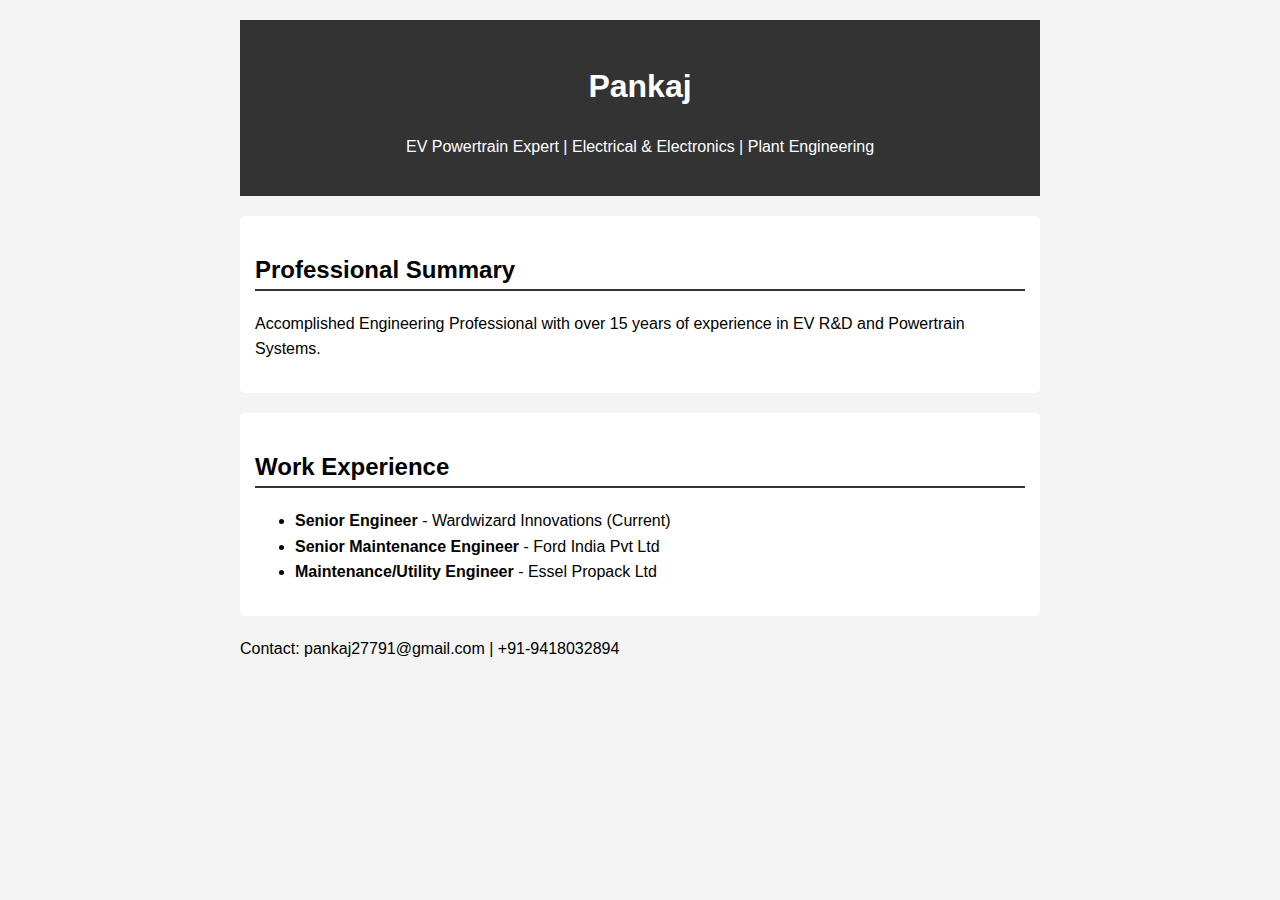
<file: index.htm>
<!DOCTYPE html>
<html lang="en">
<head>
    <meta charset="UTF-8">
    <meta name="viewport" content="width=device-width, initial-scale=1.0">
    <title>Pankaj - EV Powertrain Expert</title>
    <link rel="stylesheet" href="style.css">
</head>
<body>
    <header>
        <h1>Pankaj</h1>
        <p>EV Powertrain Expert | Electrical & Electronics | Plant Engineering</p>
    </header>
    <section id="summary">
        <h2>Professional Summary</h2>
        <p>Accomplished Engineering Professional with over 15 years of experience in EV R&D and Powertrain Systems.</p>
    </section>
    <section id="experience">
        <h2>Work Experience</h2>
        <ul>
            <li><strong>Senior Engineer</strong> - Wardwizard Innovations (Current)</li>
            <li><strong>Senior Maintenance Engineer</strong> - Ford India Pvt Ltd</li>
            <li><strong>Maintenance/Utility Engineer</strong> - Essel Propack Ltd</li>
        </ul>
    </section>
    <footer>
        <p>Contact: pankaj27791@gmail.com | +91-9418032894</p>
    </footer>
</body>
</html>
</file>
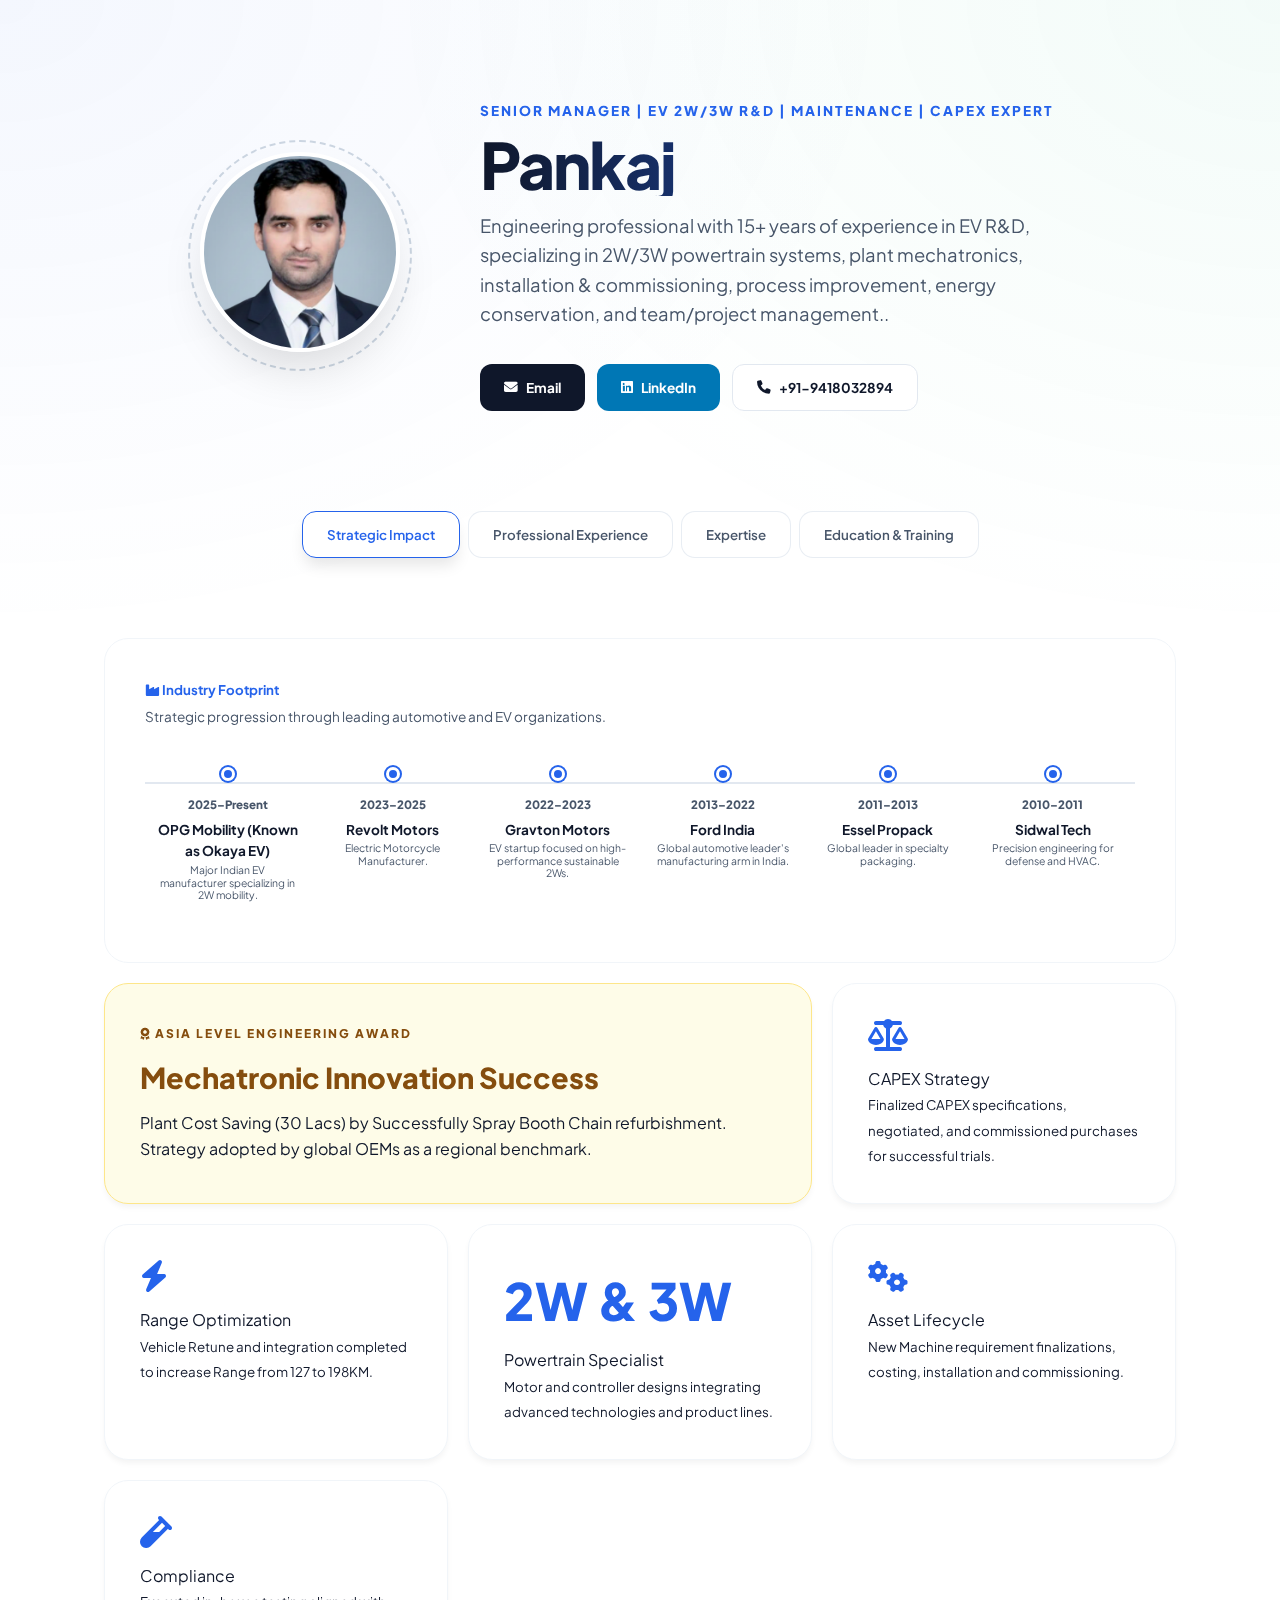
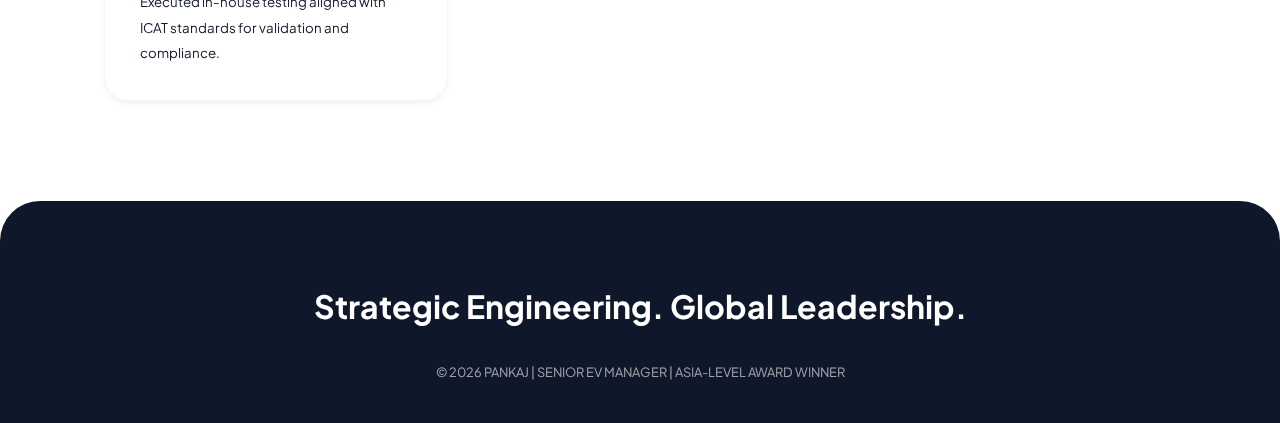
<file: pankaj Fianal without CV/index.html>
<!DOCTYPE html>
<html lang="en">
<head>
    <meta charset="UTF-8">
    <meta name="viewport" content="width=device-width, initial-scale=1.0">
    <title>Pankaj | Senior EV Engineering & CAPEX Leader</title>
    <link rel="stylesheet" href="https://cdnjs.cloudflare.com/ajax/libs/font-awesome/6.4.0/css/all.min.css">
    <link href="https://fonts.googleapis.com/css2?family=Plus+Jakarta+Sans:wght@300;400;500;600;700;800&display=swap" rel="stylesheet">
    <style>
        :root {
            --primary: #2563eb;
            --primary-dark: #1e40af;
            --bg-light: #f8fafc;
            --card-bg: #ffffff;
            --text-main: #0f172a;
            --text-muted: #475569;
            --accent-gold: #854d0e;
            --accent-gold-light: #fefce8;
            --success: #059669;
        }

        * { margin: 0; padding: 0; box-sizing: border-box; font-family: 'Plus Jakarta Sans', sans-serif; }
        
        body { background: #ffffff; color: var(--text-main); line-height: 1.6; overflow-x: hidden; }

        .mesh-bg {
            position: fixed; top: 0; left: 0; width: 100%; height: 100%; z-index: -1;
            background-image: 
                radial-gradient(at 0% 0%, rgba(37, 99, 235, 0.05) 0px, transparent 50%),
                radial-gradient(at 100% 0%, rgba(16, 185, 129, 0.05) 0px, transparent 50%);
        }

        .hero-section { padding: 100px 8% 120px; display: flex; align-items: center; justify-content: center; }
        .hero-container { max-width: 1200px; display: flex; align-items: center; gap: 80px; }

        .hero-img-wrapper { position: relative; flex-shrink: 0; }
        .hero-img {
            width: 200px; height: 200px; object-fit: cover; border-radius: 50%;
            border: 4px solid white; box-shadow: 0 25px 50px -12px rgba(0, 0, 0, 0.15);
            z-index: 2; position: relative;
        }

        .hero-img-wrapper::after {
            content: ''; position: absolute; top: -12px; left: -12px; right: -12px; bottom: -12px;
            border: 2px dashed #cbd5e1; border-radius: 50%; animation: rotate 20s linear infinite;
        }

        @keyframes rotate { from { transform: rotate(0deg); } to { transform: rotate(360deg); } }

        .hero-text h1 {
            font-size: 4rem; font-weight: 800; line-height: 1; margin-bottom: 15px;
            letter-spacing: -2px; background: linear-gradient(to right, #0f172a, #2563eb);
            -webkit-background-clip: text; -webkit-text-fill-color: transparent;
        }

        .role-tag { text-transform: uppercase; letter-spacing: 2px; color: var(--primary); font-weight: 800; font-size: 0.85rem; margin-bottom: 10px; display: block; }
        .hero-text p { font-size: 1.15rem; color: var(--text-muted); max-width: 600px; margin-bottom: 35px; }

        .contact-group { display: flex; gap: 12px; flex-wrap: wrap; }
        .contact-btn {
            text-decoration: none; padding: 12px 24px; border-radius: 12px; font-weight: 700;
            font-size: 0.85rem; display: flex; align-items: center; gap: 8px; transition: all 0.2s ease;
        }
        .btn-email { background: var(--text-main); color: white; }
        .btn-linkedin { background: #0077b5; color: white; }
        .btn-phone { background: white; color: var(--text-main); border: 1px solid #e2e8f0; }

        .tabs-nav { display: flex; justify-content: center; gap: 8px; margin-top: -30px; padding: 10px; position: sticky; top: 20px; z-index: 100; }
        .tab-button {
            background: rgba(255, 255, 255, 0.85); backdrop-filter: blur(12px); border: 1px solid rgba(226, 232, 240, 0.8);
            padding: 14px 24px; border-radius: 14px; font-weight: 600; color: var(--text-muted); cursor: pointer; transition: all 0.3s ease;
        }
        .tab-button.active { background: white; color: var(--primary); border-color: var(--primary); box-shadow: 0 10px 15px -3px rgba(0, 0, 0, 0.1); }

        .content-section { max-width: 1200px; margin: 60px auto; padding: 0 5%; }
        .tab-panel { display: none; animation: fadeIn 0.4s ease; }
        .tab-panel.active { display: block; }

        @keyframes fadeIn { from { opacity: 0; transform: translateY(10px); } to { opacity: 1; transform: translateY(0); } }

        .bento-grid { display: grid; grid-template-columns: repeat(3, 1fr); gap: 20px; }
        .card { background: white; padding: 35px; border-radius: 24px; border: 1px solid #f1f5f9; box-shadow: 0 4px 6px -1px rgba(0,0,0,0.05); }
        .card-award { grid-column: span 2; background: var(--accent-gold-light); border: 1px solid #fde68a; }
        .card-award h3 { color: var(--accent-gold); font-size: 1.8rem; margin: 10px 0; font-weight: 800; }
        .card h2 { font-size: 3.2rem; color: var(--primary); margin-bottom: 5px; font-weight: 800; }
        .card h5 { font-size: 1.1rem; font-weight: 700; margin-bottom: 15px; display: flex; align-items: center; gap: 10px; }

        .timeline-container { grid-column: span 3; padding: 40px; background: #fff; border: 1px solid #f1f5f9; border-radius: 24px; margin-top: 10px; }
        .timeline-wrapper { position: relative; padding: 20px 0; margin-top: 20px; }
        .timeline-line { position: absolute; top: 35px; left: 0; width: 100%; height: 2px; background: #e2e8f0; z-index: 1; }
        .timeline-items { display: flex; justify-content: space-between; position: relative; z-index: 2; }
        .t-item { display: flex; flex-direction: column; align-items: center; text-align: center; flex: 1; text-decoration: none; color: inherit; padding: 0 5px; }
        .t-dot { width: 14px; height: 14px; background: var(--primary); border: 3px solid white; border-radius: 50%; box-shadow: 0 0 0 2px var(--primary); margin-bottom: 15px; transition: all 0.3s ease; }
        .t-item:hover .t-dot { transform: scale(1.3); background: var(--success); box-shadow: 0 0 0 4px rgba(5, 150, 105, 0.2); }
        .t-year { font-size: 0.72rem; font-weight: 800; color: var(--text-muted); }
        .t-company { font-size: 0.85rem; font-weight: 700; color: var(--text-main); margin-top: 4px; transition: color 0.2s; }
        .t-profile { font-size: 0.65rem; color: var(--text-muted); margin-top: 2px; line-height: 1.2; max-width: 140px; }
        .t-item:hover .t-company { color: var(--primary); text-decoration: underline; }

        .exp-row {
            background: white; padding: 35px; border-radius: 24px; border: 1px solid #f1f5f9;
            display: grid; grid-template-columns: 180px 1fr; gap: 40px; margin-bottom: 20px;
        }
        .exp-time { color: var(--primary); font-weight: 800; font-size: 0.95rem; }
        .company { color: var(--success); font-weight: 700; text-transform: uppercase; font-size: 0.75rem; letter-spacing: 1px; display: block; margin-bottom: 5px; }
        .exp-details h4 { font-size: 1.4rem; font-weight: 800; margin-bottom: 12px; }
        .exp-details ul { list-style: none; }
        .exp-details li { margin-bottom: 8px; color: var(--text-muted); font-size: 0.95rem; position: relative; padding-left: 20px; }
        .exp-details li::before { content: "→"; position: absolute; left: 0; color: var(--primary); font-weight: bold; }

        .skill-list { list-style: none; }
        .skill-list li { margin-bottom: 8px; color: var(--text-muted); font-size: 0.9rem; position: relative; padding-left: 20px; }
        .skill-list li::before { content: "•"; position: absolute; left: 0; color: var(--primary); font-weight: bold; }

        .training-card { 
            background: #f1f5f9; padding: 20px; border-radius: 16px; margin-bottom: 15px; border-left: 5px solid var(--primary);
        }
        .training-card h6 { font-size: 1rem; color: var(--text-main); font-weight: 700; margin-bottom: 8px; }
        .training-card p { font-size: 0.85rem; color: var(--text-muted); margin-bottom: 4px; }

        footer { background: #0f172a; color: white; padding: 80px 8% 40px; text-align: center; border-radius: 40px 40px 0 0; margin-top: 100px; }

        @media (max-width: 900px) {
            .hero-container { flex-direction: column; text-align: center; gap: 40px; }
            .exp-row { grid-template-columns: 1fr; gap: 15px; }
            .bento-grid { grid-template-columns: 1fr; }
            .card-award, .timeline-container { grid-column: span 1; }
            .timeline-line { display: none; }
            .timeline-items { flex-direction: column; gap: 25px; align-items: flex-start; padding-left: 20px; }
            .t-item { flex-direction: row; gap: 20px; text-align: left; }
            .t-dot { margin-bottom: 0; }
            .t-profile { max-width: none; }
        }
    </style>
</head>
<body>

    <div class="mesh-bg"></div>

    <section class="hero-section">
        <div class="hero-container">
            <div class="hero-img-wrapper">
                <img src="profile.png" alt="Pankaj" class="hero-img">
            </div>
            <div class="hero-text">
                <span class="role-tag">Senior Manager | EV 2W/3W R&D | Maintenance | CAPEX Expert</span>
                <h1>Pankaj</h1>
                <p>Engineering professional with 15+ years of experience in EV R&D, specializing in 2W/3W powertrain systems, plant mechatronics, installation & commissioning, process improvement, energy conservation, and team/project management..</p>
                <div class="contact-group">
                    <a href="mailto:pankaj27791@gmail.com" class="contact-btn btn-email"><i class="fas fa-envelope"></i> Email</a>
                    <a href="https://in.linkedin.com/in/pankaj27791" target="_blank" class="contact-btn btn-linkedin"><i class="fab fa-linkedin"></i> LinkedIn</a>
                    <div class="contact-btn btn-phone"><i class="fas fa-phone"></i> +91-9418032894</div>
                </div>
            </div>
        </div>
    </section>

    <div class="tabs-nav">
        <button class="tab-button active" onclick="openTab(event, 'impact')">Strategic Impact</button>
        <button class="tab-button" onclick="openTab(event, 'experience')">Professional Experience</button>
        <button class="tab-button" onclick="openTab(event, 'skills')">Expertise</button>
        <button class="tab-button" onclick="openTab(event, 'education')">Education & Training</button>
    </div>

    <div class="content-section">
        
        <div id="impact" class="tab-panel active">
            <div class="bento-grid">
                <div class="timeline-container">
                    <h5 style="color: var(--primary); margin-bottom: 5px;"><i class="fas fa-industry"></i> Industry Footprint</h5>
                    <p style="font-size: 0.85rem; color: var(--text-muted); margin-bottom: 20px;">Strategic progression through leading automotive and EV organizations.</p>
                    <div class="timeline-wrapper">
                        <div class="timeline-line"></div>
                        <div class="timeline-items">
                            <a href="https://www.opgmobility.com//" target="_blank" class="t-item">
                                <div class="t-dot"></div>
                                <span class="t-year">2025–Present</span>
                                <span class="t-company">OPG Mobility (Known as Okaya EV)</span>
                                <span class="t-profile">Major Indian EV manufacturer specializing in 2W mobility.</span>
                            </a>
                            <a href="https://revoltmotors.com/" target="_blank" class="t-item">
                                <div class="t-dot"></div>
                                <span class="t-year">2023–2025</span>
                                <span class="t-company">Revolt Motors</span>
                                <span class="t-profile">Electric Motorcycle Manufacturer.</span>
                            </a>
                            <a href="https://gravton.com/" target="_blank" class="t-item">
                                <div class="t-dot"></div>
                                <span class="t-year">2022–2023</span>
                                <span class="t-company">Gravton Motors</span>
                                <span class="t-profile">EV startup focused on high-performance sustainable 2Ws.</span>
                            </a>
                            <a href="https://www.india.ford.com/" target="_blank" class="t-item">
                                <div class="t-dot"></div>
                                <span class="t-year">2013–2022</span>
                                <span class="t-company">Ford India</span>
                                <span class="t-profile">Global automotive leader's manufacturing arm in India.</span>
                            </a>
                            <a href="https://www.eplglobal.com/" target="_blank" class="t-item">
                                <div class="t-dot"></div>
                                <span class="t-year">2011–2013</span>
                                <span class="t-company">Essel Propack</span>
                                <span class="t-profile">Global leader in specialty packaging.</span>
                            </a>
                            <a href="https://sidwal.com/" target="_blank" class="t-item">
                                <div class="t-dot"></div>
                                <span class="t-year">2010–2011</span>
                                <span class="t-company">Sidwal Tech</span>
                                <span class="t-profile">Precision engineering for defense and HVAC.</span>
                            </a>
                        </div>
                    </div>
                </div>

                <div class="card card-award">
                    <span style="font-weight: 800; letter-spacing: 2px; color: var(--accent-gold); font-size: 0.75rem;">
                        <i class="fas fa-award"></i> ASIA LEVEL ENGINEERING AWARD
                    </span>
                    <h3>Mechatronic Innovation Success</h3>
                    <p>Plant Cost Saving (30 Lacs) by Successfully Spray Booth Chain refurbishment. Strategy adopted by global OEMs as a regional benchmark.</p>
                </div>

                <div class="card">
                    <i class="fas fa-balance-scale" style="font-size: 2rem; color: var(--primary); margin-bottom: 15px;"></i>
                    <p>CAPEX Strategy</p>
                    <small>Finalized CAPEX specifications, negotiated, and commissioned purchases for successful trials.</small>
                </div>

                <div class="card">
                    <i class="fas fa-bolt" style="font-size: 2rem; color: var(--primary); margin-bottom: 15px;"></i>
                    <p>Range Optimization</p>
                    <small>Vehicle Retune and integration completed to increase Range from 127 to 198KM.</small>
                </div>

                <div class="card">
                    <h2>2W & 3W</h2>
                    <p>Powertrain Specialist</p>
                    <small>Motor and controller designs integrating advanced technologies and product lines.</small>
                </div>

                <div class="card">
                    <i class="fas fa-cogs" style="font-size: 2rem; color: var(--primary); margin-bottom: 15px;"></i>
                    <p>Asset Lifecycle</p>
                    <small>New Machine requirement finalizations, costing, installation and commissioning.</small>
                </div>

                <div class="card">
                    <i class="fas fa-vial" style="font-size: 2rem; color: var(--primary); margin-bottom: 15px;"></i>
                    <p>Compliance</p>
                    <small>Executed in-house testing aligned with ICAT standards for validation and compliance.</small>
                </div>
            </div>
        </div>

        <div id="skills" class="tab-panel">
            <div class="bento-grid">
                <div class="card">
                    <h5><i class="fas fa-bolt"></i> 1. EV Powertrain</h5>
                    <ul class="skill-list">
                        <li>EV Powertrain Architecture (Motor–Controller–Battery Integration)</li>
                        <li>BLDC / PMSM Motor Selection & Validation</li>
                        <li>Motor Controller Calibration & Field Tuning</li>
                        <li>Battery Pack Integration (LFP / NMC)</li>
                        <li>BMS Functional Validation & Safety Logic</li>
                        <li>Regenerative Braking Optimization</li>
                        <li>Drive Cycle Validation (IDC / AIS / ICAT)</li>
                    </ul>
                </div>

                <div class="card">
                    <h5><i class="fas fa-plug"></i> 2. Vehicle Integration</h5>
                    <ul class="skill-list">
                        <li>Complete Vehicle Electrical Architecture Design</li>
                        <li>Wiring Harness Design, Testing & Validation</li>
                        <li>CAN Communication (VCU–MCU–BMS)</li>
                        <li>EV Diagnostics & Fault Analysis</li>
                        <li>Charging Systems (AC / Swapping / Fast Charge)</li>
                        <li>EMI / EMC Compliance Readiness</li>
                    </ul>
                </div>

                <div class="card">
                    <h5><i class="fas fa-industry"></i> 3. Manufacturing</h5>
                    <ul class="skill-list">
                        <li>EV Plant Maintenance Strategy</li>
                        <li>Equipment Installation, Commissioning & Ramp-Up</li>
                        <li>TPM, OEE Improvement & Breakdown Reduction</li>
                        <li>Automation, Poka-Yoke & Process Digitization</li>
                        <li>Utilities Management (Electrical, Pneumatic, HVAC)</li>
                        <li>Spares Planning & AMC Cost Optimization</li>
                    </ul>
                </div>

                <div class="card">
                    <h5><i class="fas fa-rocket"></i> 4. Plant & Model Launch</h5>
                    <ul class="skill-list">
                        <li>Greenfield EV Plant Setup (End-to-End)</li>
                        <li>New Model Powertrain Integration & SOP Readiness</li>
                        <li>CAPEX Planning & Vendor Finalization</li>
                        <li>Trial Builds, Pilot Production & Mass Production</li>
                        <li>PPAP, APQP & Process Validation</li>
                    </ul>
                </div>

                <div class="card">
                    <h5><i class="fas fa-tasks"></i> 5. Quality & Compliance</h5>
                    <ul class="skill-list">
                        <li>EV Testing & Validation Strategy</li>
                        <li>ICAT / ARAI / AIS-156 / AIS-038 Compliance</li>
                        <li>Root Cause Analysis (8D, Fishbone, 5-Why)</li>
                        <li>Field Failure Analysis & Warranty Reduction</li>
                        <li>End-of-Line Testing Systems</li>
                    </ul>
                </div>

                <div class="card">
                    <h5><i class="fas fa-users"></i> 6. Leadership</h5>
                    <ul class="skill-list">
                        <li>Cross-Functional Team Leadership (20–100+ Members)</li>
                        <li>Multi-Vendor & Strategic Supplier Management</li>
                        <li>Cost Reduction (BOM, Maintenance, Energy)</li>
                        <li>Plant P&L Support & Budget Control</li>
                        <li>Risk Assessment & Technical Decision Making</li>
                    </ul>
                </div>
            </div>
        </div>

        <div id="experience" class="tab-panel">
            <div class="exp-row">
                <div class="exp-time">May 2025 – Current</div>
                <div class="exp-details">
                    <span class="company">OPG Mobility (Okaya EV)</span>
                    <h4>Senior Manager</h4>
                    <ul>
                        <li>Achieved optimal EV powertrain performance through calibration and optimization efforts.</li>
                        <li>Finalized new motor and controller designs, integrating advanced technologies.</li>
                        <li>Developed complete vehicle architecture, including electrical circuits and wire harnesses.</li>
                        <li>Collaborated on battery chargers to support parallel and single battery charging.</li>
                    </ul>
                </div>
            </div>

            <div class="exp-row">
                <div class="exp-time">Dec 2023 – May 2025</div>
                <div class="exp-details">
                    <span class="company">Revolt Motors Pvt Ltd</span>
                    <h4>Deputy Manager Engineering - R&D</h4>
                    <ul>
                        <li>Optimized and standardized EV powertrain systems by enhancing designs and technologies.</li>
                        <li>Developed new parts (Speedometer, DC-DC converts, controller etc.) ensuring feasibility.</li>
                        <li>Finalized CAPEX specifications, negotiated, and commissioned purchases.</li>
                        <li>Innovated existing models by evaluating new features with minimal modifications.</li>
                    </ul>
                </div>
            </div>

            <div class="exp-row">
                <div class="exp-time">Jul 2022 – Dec 2023</div>
                <div class="exp-details">
                    <span class="company">Gravton Motors Pvt Ltd</span>
                    <h4>Assistant Manager - Plant Maintenance</h4>
                    <ul>
                        <li>Optimized and standardized EV powertrain systems by enhancing designs.</li>
                        <li>Conducted ICAT-compliant in-house model testing and trained cross-functional teams.</li>
                        <li>Executed start-up and close-out verifications, ensuring equipment safety standards.</li>
                    </ul>
                </div>
            </div>

            <div class="exp-row">
                <div class="exp-time">Sep 2013 – Jul 2022</div>
                <div class="exp-details">
                    <span class="company">Ford India Pvt Ltd</span>
                    <h4>Maintenance Engineer - Paint Shop & Powertrain</h4>
                    <ul>
                        <li>Ensured optimal operation of Pre-treatment and Electrocoat processes.</li>
                        <li>Modified PLC controls to enhance safety, quality, and production efficiency.</li>
                        <li>Implemented global 4D problem-solving tools, reducing machine spare costs significantly.</li>
                    </ul>
                </div>
            </div>

	    <div class="exp-row">
                <div class="exp-time">Aug 2011 – Jul 2013</div>
                <div class="exp-details">
                    <span class="company">Essel Propack Ltd </span>
                    <h4>Maintenance / Utility Engineer </h4>
                    <ul>
                        <li>Managed chillers, air compressors, AHUs, SPUs, and diesel generators.</li>
                        <li>Oversaw electrical operations and air conditioning systems.</li>
                        <li>Executed UPS installation projects for tubing lines and printing.</li>
                        <li>Responsible for running, maintenance, and documentation completion.</li>
                    </ul>
                </div>
            </div>

            <div class="exp-row">
                <div class="exp-time">Jun 2010 – Aug 2011</div>
                <div class="exp-details">
                    <span class="company">Sidwal Technologies </span>
                    <h4>Maintenance Engineer </h4>
                    <ul>
                        <li>Responsible for assembling, checking, and repairing Diesel Engines.</li>
                        <li>Performed quality checks on Engines and Compressors.</li>
                        <li>Managed technical documentation completion.</li>
                    </ul>
                </div>
            </div>
        </div>

        <div id="education" class="tab-panel">
            <h5 style="color: var(--primary); margin-bottom: 25px;"><i class="fas fa-graduation-cap"></i> Academic Qualifications</h5>
            <div class="exp-row">
                <div class="exp-time">2007 – 2010</div>
                <div class="exp-details">
                    <span class="company">Lovely Institute of Tech.</span>
                    <h4>Mechanical Engineering (Polytechnic)</h4>
                    <p>Focused on core mechanical principles and technical engineering systems.</p>
                </div>
            </div>

            <h5 style="color: var(--primary); margin: 40px 0 25px;"><i class="fas fa-tools"></i> Technical Training & Workshops</h5>
            <div class="training-card">
                <h6>Advanced Automation & PLC Certification</h6>
                <p><strong>Provider:</strong> Nettur Technical Training Foundation (NTTF)</p>
                <p>Specialized training in PLC, Robotics, Hydraulics, Pneumatics, and SCADA systems.</p>
            </div>

            <div class="training-card">
                <h6>Rockwell Automation / Allen Bradley PLC Training</h6>
                <p><strong>Provider:</strong> Ford India Pvt Ltd, Sanand</p>
                <p>Hands-on training in AB PLC RS Logix 5000 (Control Logix) and Safety Guard Logix.</p>
            </div>
        </div>
    </div>

    <footer>
        <h2 style="font-size: 2rem; margin-bottom: 30px;">Strategic Engineering. Global Leadership.</h2>
        <p style="opacity: 0.6; font-size: 0.8rem;">&copy; 2026 PANKAJ | SENIOR EV MANAGER | ASIA-LEVEL AWARD WINNER</p>
    </footer>

    <script>
        function openTab(evt, tabName) {
            var i, tabpanel, tablinks;
            tabpanel = document.getElementsByClassName("tab-panel");
            for (i = 0; i < tabpanel.length; i++) { tabpanel[i].classList.remove("active"); }
            tablinks = document.getElementsByClassName("tab-button");
            for (i = 0; i < tablinks.length; i++) { tablinks[i].classList.remove("active"); }
            document.getElementById(tabName).classList.add("active");
            evt.currentTarget.classList.add("active");
            
            window.scrollTo({ 
                top: document.querySelector('.tabs-nav').offsetTop - 40, 
                behavior: 'smooth' 
            });
        }
    </script>
</body>
</html>
</file>
<file: style.css>
body { font-family: Arial, sans-serif; line-height: 1.6; max-width: 800px; margin: auto; padding: 20px; background-color: #f4f4f4; }
header { background: #333; color: #fff; padding: 20px; text-align: center; }
h2 { border-bottom: 2px solid #333; }
section { margin: 20px 0; background: #fff; padding: 15px; border-radius: 5px; }
</file>
